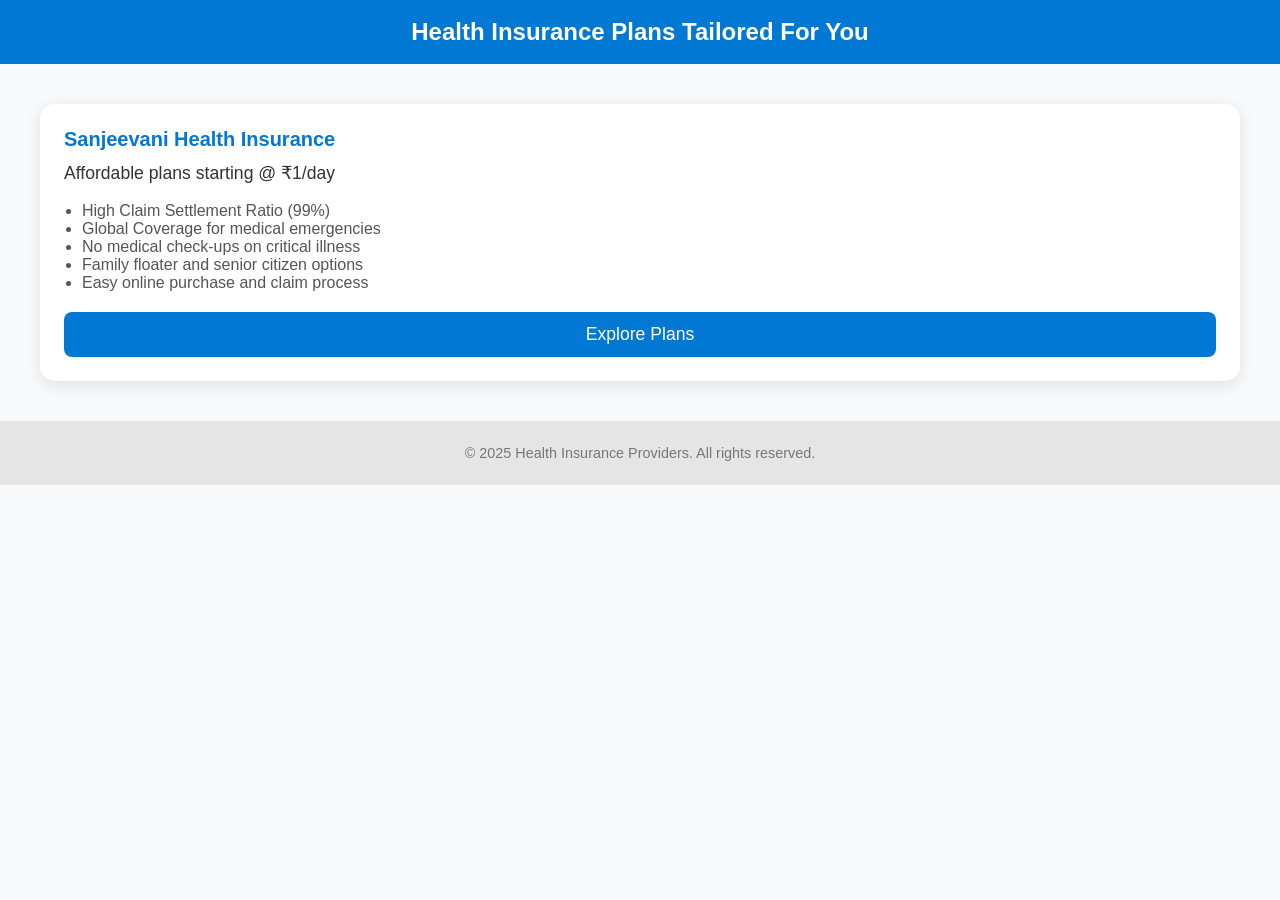
<file: public/insurance.html>
<!DOCTYPE html>
<html lang="en">
<head>
  <meta charset="UTF-8" />
  <title>Health Insurance Plans</title>
  <style>
    body {
      font-family: 'Segoe UI', Tahoma, Geneva, Verdana, sans-serif;
      margin: 0; padding: 0;
      background: #f8f9fa;
      color: #333;
    }
    header {
      background: #0078d4;
      color: white;
      padding: 18px 40px;
      font-size: 1.5rem;
      font-weight: bold;
      text-align: center;
    }
    .plans-container {
      max-width: 1200px;
      margin: 40px auto;
      padding: 0 20px;
      display: grid;
      grid-template-columns: repeat(auto-fit, minmax(300px, 1fr));
      gap: 25px;
    }
    .plan-card {
      background: white;
      border-radius: 15px;
      box-shadow: 0 4px 15px rgb(0 0 0 / 0.1);
      display: flex;
      flex-direction: column;
      padding: 24px;
      transition: box-shadow 0.3s ease;
    }
    .plan-card:hover {
      box-shadow: 0 6px 22px rgb(0 0 0 / 0.15);
    }
    .plan-header {
      font-size: 1.25rem;
      font-weight: 700;
      margin-bottom: 12px;
      color: #0078d4;
    }
    .plan-price {
      font-size: 1.1rem;
      color: #333;
      margin-bottom: 18px;
    }
    .plan-benefits {
      flex-grow: 1;
      margin-bottom: 20px;
    }
    .plan-benefits ul {
      padding-left: 18px;
      margin: 0;
      list-style-type: disc;
      color: #555;
    }
    .cta-btn {
      background: #0078d4;
      border: none;
      color: white;
      padding: 12px;
      font-size: 1.1rem;
      border-radius: 8px;
      cursor: pointer;
      text-align: center;
    }
    .cta-btn:hover {
      background: #005a9e;
    }
    footer {
      text-align: center;
      padding: 24px;
      font-size: 0.9rem;
      color: #777;
      background: #e5e5e5;
      margin-top: 40px;
    }
  </style>
</head>
<body>

<header>
  Health Insurance Plans Tailored For You
</header>

<div class="plans-container">

  

  <div class="plan-card">
    <div class="plan-header">Sanjeevani Health Insurance</div>
    <div class="plan-price">Affordable plans starting @ ₹1/day</div>
    <div class="plan-benefits">
      <ul>
        <li>High Claim Settlement Ratio (99%)</li>
        <li>Global Coverage for medical emergencies</li>
        <li>No medical check-ups on critical illness</li>
        <li>Family floater and senior citizen options</li>
        <li>Easy online purchase and claim process</li>
      </ul>
    </div>
    <button class="cta-btn">Explore Plans</button>
  </div>

  

</div>

<footer>
  &copy; 2025 Health Insurance Providers. All rights reserved.
</footer>

</body>
</html>
</file>
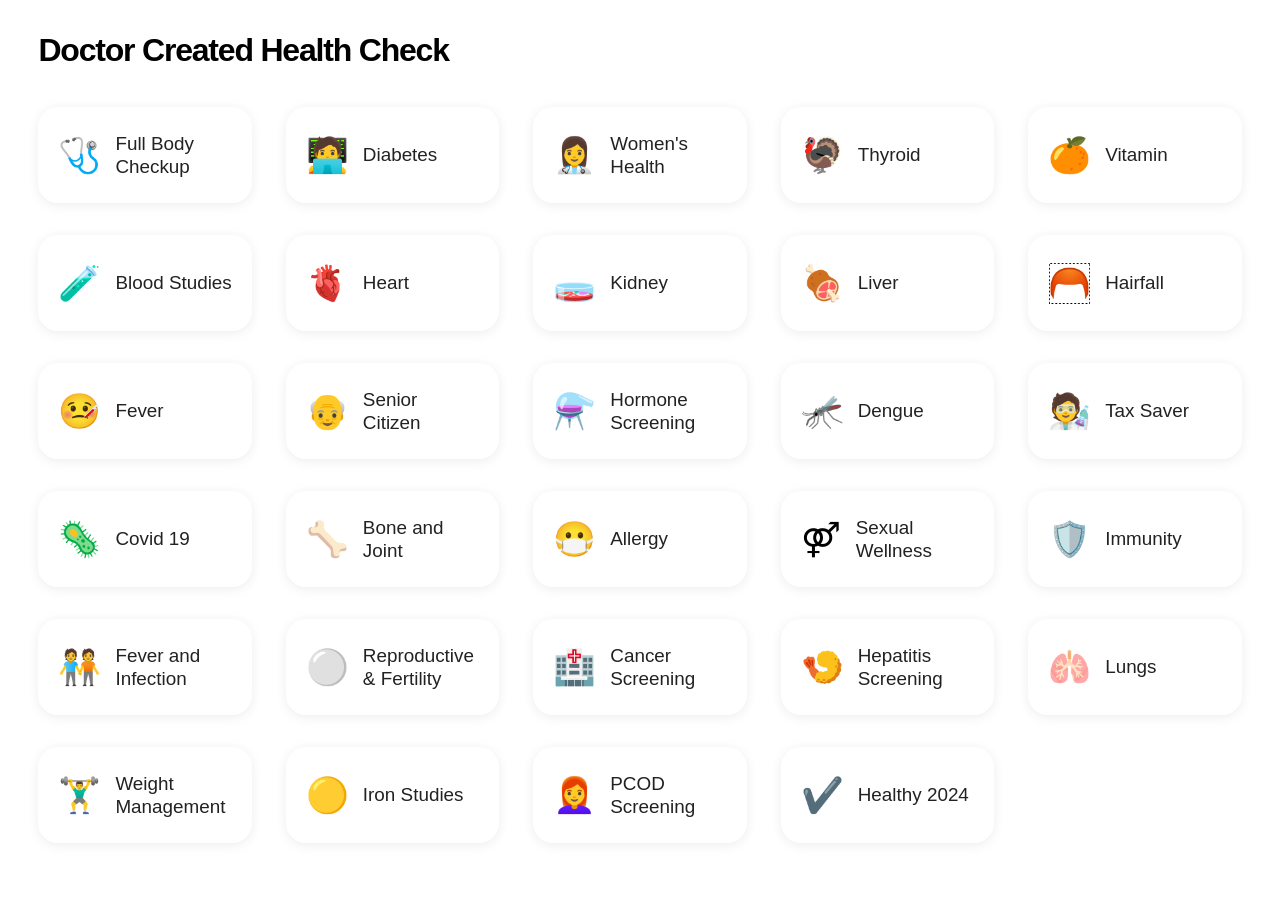
<file: public/labtests.html>
<!DOCTYPE html>
<html lang="en">
<head>
  <meta charset="UTF-8">
  <title>Doctor Created Health Check</title>
  <style>
    body {
  background: #fff;
  margin: 0;
  padding: 0;
  font-family: 'Segoe UI', Arial, sans-serif;
}

.hc-container {
  width: 94%;
  max-width: 1300px;
  margin: 32px auto;
}

.hc-title {
  font-size: 2rem;
  font-weight: bold;
  margin-bottom: 38px;
  letter-spacing: -1.2px;
}

.hc-grid {
  display: grid;
  grid-template-columns: repeat(5, 1fr);
  gap: 32px 34px;
  align-items: stretch;
}

.hc-card {
  background: #fff;
  box-shadow: 0 2px 12px #ededed;
  border-radius: 20px;
  padding: 18px 20px;
  display: flex;
  align-items: center;
  gap: 15px;
  min-height: 60px;
  transition: box-shadow 0.16s;
}

.hc-card:hover {
  box-shadow: 0 4px 18px #e9b8c2;
}

.hc-icon {
  font-size: 2.15em;
  width: 42px;
  text-align: center;
}

.hc-label {
  font-size: 1.18rem;
  font-weight: 500;
  color: #222;
  line-height: 1.22;
}

/* Responsive for small screens */
@media (max-width: 1000px) {
  .hc-grid {
    grid-template-columns: repeat(3, 1fr);
  }
}

@media (max-width: 700px) {
  .hc-grid {
    grid-template-columns: repeat(1, 1fr);
  }
  .hc-card {
    justify-content: flex-start;
  }
}

  </style>
</head>
<body>
  <div class="hc-container">
    <h1 class="hc-title">Doctor Created Health Check</h1>
    <div class="hc-grid">
      <div class="hc-card"><span class="hc-icon">🩺</span><span class="hc-label">Full Body Checkup</span></div>
      <div class="hc-card"><span class="hc-icon">🧑‍💻</span><span class="hc-label">Diabetes</span></div>
      <div class="hc-card"><span class="hc-icon">👩‍⚕️</span><span class="hc-label">Women's Health</span></div>
      <div class="hc-card"><span class="hc-icon">🦃</span><span class="hc-label">Thyroid</span></div>
      <div class="hc-card"><span class="hc-icon">🍊</span><span class="hc-label">Vitamin</span></div>
      <div class="hc-card"><span class="hc-icon">🧪</span><span class="hc-label">Blood Studies</span></div>
      <div class="hc-card"><span class="hc-icon">🫀</span><span class="hc-label">Heart</span></div>
      <div class="hc-card"><span class="hc-icon">🧫</span><span class="hc-label">Kidney</span></div>
      <div class="hc-card"><span class="hc-icon">🍖</span><span class="hc-label">Liver</span></div>
      <div class="hc-card"><span class="hc-icon">🦰</span><span class="hc-label">Hairfall</span></div>
      <div class="hc-card"><span class="hc-icon">🤒</span><span class="hc-label">Fever</span></div>
      <div class="hc-card"><span class="hc-icon">👴</span><span class="hc-label">Senior Citizen</span></div>
      <div class="hc-card"><span class="hc-icon">⚗️</span><span class="hc-label">Hormone Screening</span></div>
      <div class="hc-card"><span class="hc-icon">🦟</span><span class="hc-label">Dengue</span></div>
      <div class="hc-card"><span class="hc-icon">🧑‍🔬</span><span class="hc-label">Tax Saver</span></div>
      <div class="hc-card"><span class="hc-icon">🦠</span><span class="hc-label">Covid 19</span></div>
      <div class="hc-card"><span class="hc-icon">🦴</span><span class="hc-label">Bone and Joint</span></div>
      <div class="hc-card"><span class="hc-icon">😷</span><span class="hc-label">Allergy</span></div>
      <div class="hc-card"><span class="hc-icon">⚤</span><span class="hc-label">Sexual Wellness</span></div>
      <div class="hc-card"><span class="hc-icon">🛡️</span><span class="hc-label">Immunity</span></div>
      <div class="hc-card"><span class="hc-icon">🧑‍🤝‍🧑</span><span class="hc-label">Fever and Infection</span></div>
      <div class="hc-card"><span class="hc-icon">⚪</span><span class="hc-label">Reproductive & Fertility</span></div>
      <div class="hc-card"><span class="hc-icon">🏥</span><span class="hc-label">Cancer Screening</span></div>
      <div class="hc-card"><span class="hc-icon">🍤</span><span class="hc-label">Hepatitis Screening</span></div>
      <div class="hc-card"><span class="hc-icon">🫁</span><span class="hc-label">Lungs</span></div>
      <div class="hc-card"><span class="hc-icon">🏋️‍♂️</span><span class="hc-label">Weight Management</span></div>
      <div class="hc-card"><span class="hc-icon">🟡</span><span class="hc-label">Iron Studies</span></div>
      <div class="hc-card"><span class="hc-icon">👩‍🦰</span><span class="hc-label">PCOD Screening</span></div>
      <div class="hc-card"><span class="hc-icon">✔️</span><span class="hc-label">Healthy 2024</span></div>
    </div>
  </div>
</body>
</html>
</file>
